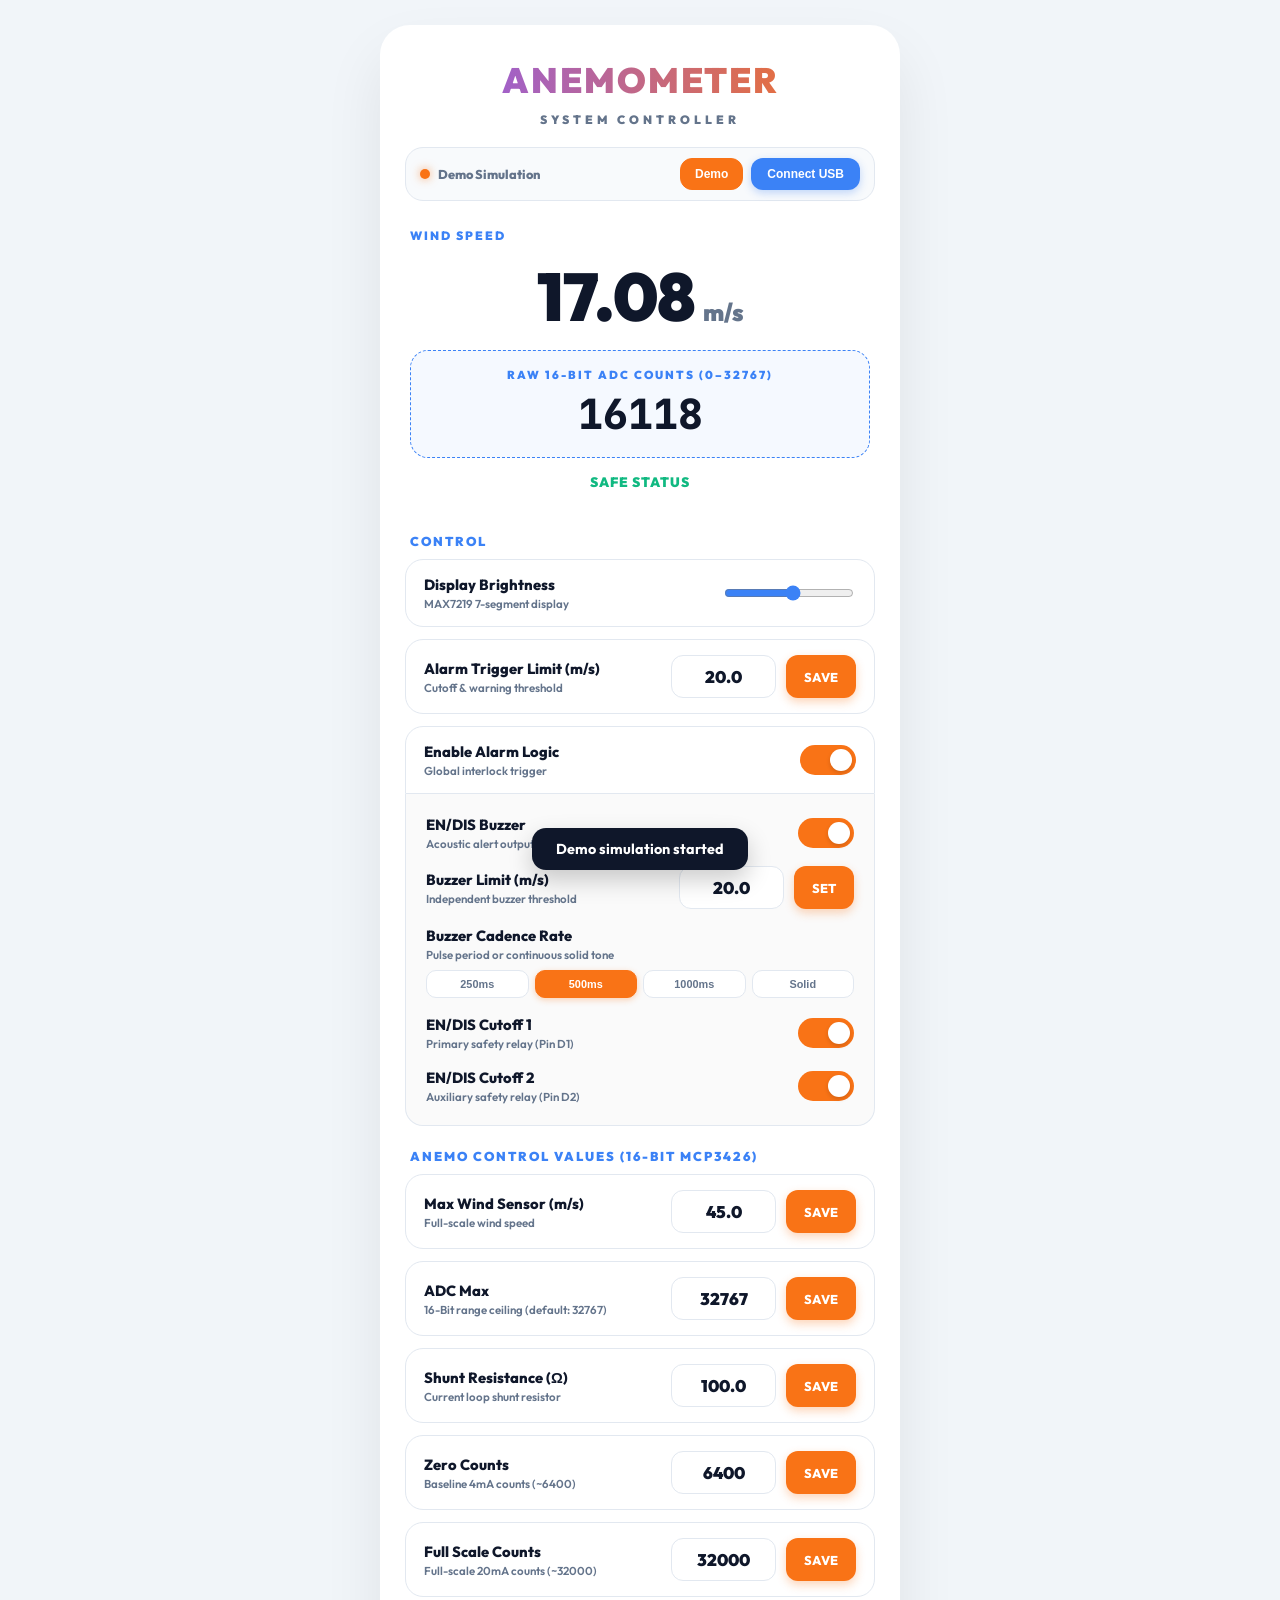
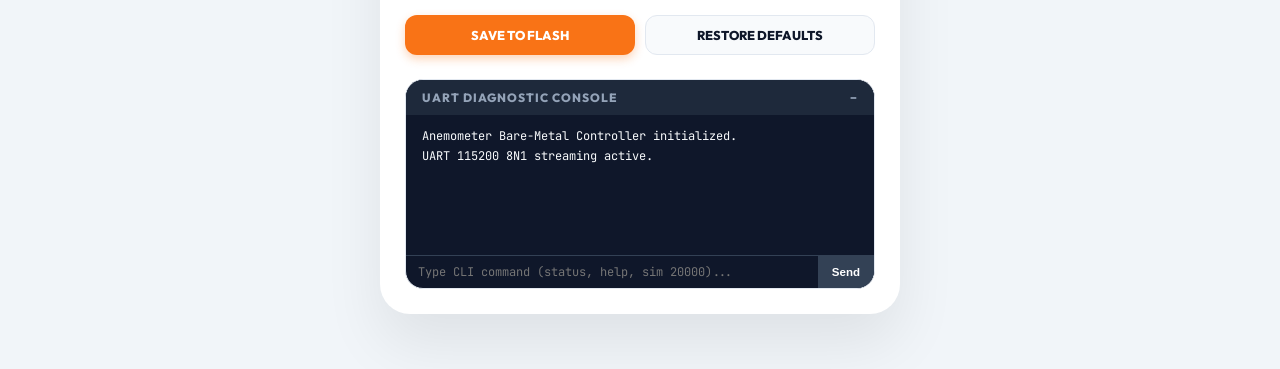
<file: index.html>
<!DOCTYPE html>
<html lang="en">
<head>
  <meta charset="UTF-8">
  <meta name="viewport" content="width=device-width, initial-scale=1.0, maximum-scale=1.0, user-scalable=no">
  <title>Anemometer System - Controller</title>
  <link rel="preconnect" href="https://fonts.googleapis.com">
  <link rel="preconnect" href="https://fonts.gstatic.com" crossorigin>
  <link href="https://fonts.googleapis.com/css2?family=Outfit:wght@400;600;700;800;900&family=JetBrains+Mono:wght@500;700&display=swap" rel="stylesheet">
  <style>
    :root { 
      --primary: #f97316; 
      --bg: #f1f5f9; 
      --card: #ffffff; 
      --text: #0f172a; 
      --dim: #64748b; 
      --border: #e2e8f0; 
      --success: #10b981;
      --danger: #ef4444;
      --blue: #3b82f6;
    }
    * { box-sizing: border-box; -webkit-tap-highlight-color: transparent; }
    body { 
      font-family: 'Outfit', -apple-system, BlinkMacSystemFont, "Segoe UI", Roboto, sans-serif; 
      background: var(--bg); 
      color: var(--text); 
      padding: 15px; 
      margin: 0; 
      min-height: 100vh; 
      overflow-x: hidden; 
    }
    .container { 
      max-width: 520px; 
      margin: 10px auto 40px; 
      background: var(--card); 
      border-radius: 30px; 
      padding: 25px; 
      box-shadow: 0 30px 60px rgba(0,0,0,0.08); 
    }
    
    h1 {
      text-align: center; 
      font-size: 2.2rem; 
      margin: 8px 0 4px;
      color: var(--text); 
      text-transform: uppercase; 
      letter-spacing: 2px; 
      font-weight: 900;
      background: linear-gradient(to right, #8b5cf6, var(--primary)); 
      -webkit-background-clip: text; 
      -webkit-text-fill-color: transparent;
    }
    
    h2 { 
      text-align: center; 
      color: var(--dim); 
      font-size: 0.75rem; 
      font-weight: 900; 
      text-transform: uppercase; 
      letter-spacing: 4px; 
      margin-bottom: 20px; 
    }

    /* Connection Bar (Clean, No Baud Rate Dropdown) */
    .conn-bar {
      display: flex;
      justify-content: space-between;
      align-items: center;
      margin-bottom: 22px;
      padding: 10px 14px;
      background: #f8fafc;
      border-radius: 18px;
      border: 1px solid var(--border);
    }
    .conn-status {
      display: flex;
      align-items: center;
      gap: 8px;
      font-size: 0.8rem;
      font-weight: 800;
      color: var(--dim);
    }
    .status-dot {
      width: 10px;
      height: 10px;
      border-radius: 50%;
      background: #94a3b8;
      display: inline-block;
      transition: 0.3s;
    }
    .status-dot.online { background: var(--success); box-shadow: 0 0 10px rgba(16,185,129,0.6); }
    .status-dot.demo { background: var(--primary); box-shadow: 0 0 10px rgba(249,115,22,0.6); }

    .conn-actions {
      display: flex;
      gap: 8px;
    }
    .btn-conn-subtle {
      padding: 8px 14px;
      border-radius: 12px;
      font-size: 0.75rem;
      font-weight: 800;
      border: 1px solid var(--border);
      background: #fff;
      color: var(--dim);
      cursor: pointer;
      transition: 0.2s;
    }
    .btn-conn-subtle:hover { color: var(--text); border-color: var(--dim); }
    .btn-conn-subtle.active { background: var(--primary); color: #fff; border-color: var(--primary); }

    .btn-conn-main {
      padding: 8px 16px;
      border-radius: 12px;
      font-size: 0.75rem;
      font-weight: 800;
      border: none;
      background: var(--blue);
      color: #fff;
      cursor: pointer;
      box-shadow: 0 3px 8px rgba(59,130,246,0.3);
      transition: 0.2s;
    }
    .btn-conn-main:hover { background: #2563eb; }
    .btn-conn-main.connected { background: var(--danger); box-shadow: 0 3px 8px rgba(239,68,68,0.3); }
    
    .section-title { 
      font-size: 0.8rem; 
      font-weight: 900; 
      color: var(--blue); 
      letter-spacing: 2px; 
      text-transform: uppercase; 
      margin: 22px 0 10px 5px; 
    }

    .wind-section { padding: 5px; margin-bottom: 20px; }
    .wind-label { color: var(--blue); font-size: 0.75rem; font-weight: 900; letter-spacing: 2px; text-transform: uppercase; }
    .wind-val-container { text-align: center; margin: 20px 0; }
    .wind-val { font-size: 4.2rem; font-weight: 900; color: var(--text); line-height: 1; letter-spacing: -1px; }
    .wind-unit { font-size: 1.5rem; font-weight: 900; color: var(--dim); margin-left: 5px; }

    #alarm-status { 
      text-align: center; 
      color: var(--success); 
      font-size: 0.85rem; 
      font-weight: 900; 
      letter-spacing: 1px; 
      text-transform: uppercase; 
      margin-bottom: 15px; 
      transition: 0.3s;
    }

    .card-info { 
      background: rgba(59, 130, 246, 0.05); 
      border-radius: 18px; 
      padding: 16px; 
      margin-bottom: 15px; 
      border: 1px dashed var(--blue); 
      text-align: center;
    }
    .card-info-title { font-size: 0.72rem; font-weight: 900; color: var(--blue); letter-spacing: 2px; text-transform: uppercase; margin-bottom: 5px; }
    .card-info-val { font-size: clamp(2rem, 7vw, 2.6rem); font-weight: 900; color: var(--text); font-family: 'JetBrains Mono', monospace; }

    .row { 
      display: flex; 
      justify-content: space-between; 
      align-items: center; 
      margin-bottom: 12px; 
      background: #fff; 
      padding: 15px 18px; 
      border-radius: 18px; 
      border: 1px solid var(--border); 
      transition: 0.2s; 
    }
    .row.sub-row { background: transparent; border: none; margin-bottom: 5px; padding: 6px 0; }
    
    label { font-size: 0.92rem; font-weight: 800; color: var(--text); flex: 1; }
    .label-hint { font-size: 0.72rem; color: var(--dim); font-weight: 600; display: block; margin-top: 2px; }
    
    input[type="number"] { 
      background: #fff; 
      color: var(--text); 
      padding: 10px 8px; 
      border: 1px solid var(--border); 
      border-radius: 12px; 
      width: 105px; 
      min-width: 90px;
      text-align: center; 
      font-family: 'Outfit', sans-serif; 
      font-weight: 900; 
      font-size: 1.05rem; 
      outline: none; 
      transition: 0.2s;
      -moz-appearance: textfield;
    }
    input[type="number"]::-webkit-outer-spin-button,
    input[type="number"]::-webkit-inner-spin-button {
      -webkit-appearance: none;
      margin: 0;
    }
    input[type="number"]:focus { border-color: var(--primary); }
    
    input[type=range] { width: 130px; accent-color: var(--blue); cursor: pointer; }

    .btn { 
      padding: 11px 18px; 
      border: none; 
      border-radius: 12px; 
      font-weight: 800; 
      cursor: pointer; 
      font-size: 0.8rem; 
      text-transform: uppercase; 
      font-family: 'Outfit', sans-serif; 
      transition: 0.2s; 
      display: inline-flex; 
      align-items: center; 
      justify-content: center; 
    }
    .btn-p { background: var(--primary); color: #fff; box-shadow: 0 4px 10px rgba(249, 115, 22, 0.3); }
    .btn-p:active { transform: scale(0.95); box-shadow: none; }
    .btn-secondary { background: #f8fafc; color: var(--text); border: 1px solid var(--border); }
    .btn-secondary:hover { background: #e2e8f0; }

    /* Segmented Cadence Control */
    .rate-btn-group {
      display: grid;
      grid-template-columns: repeat(4, 1fr);
      gap: 6px;
      margin-top: 8px;
    }
    .rate-btn {
      padding: 7px 2px;
      font-size: 0.68rem;
      font-weight: 800;
      border-radius: 10px;
      border: 1px solid var(--border);
      background: #fff;
      color: var(--dim);
      cursor: pointer;
      text-align: center;
      transition: 0.2s;
    }
    .rate-btn:hover { color: var(--text); border-color: var(--dim); }
    .rate-btn.active {
      background: var(--primary);
      color: #fff;
      border-color: var(--primary);
      box-shadow: 0 2px 6px rgba(249,115,22,0.3);
    }

    .hud-switch { position: relative; display: inline-block; width: 56px; height: 30px; flex: 0 0 56px; margin-left: 15px; }
    .hud-switch input { display: none; }
    .hud-track { position: absolute; inset: 0; background: #e2e8f0; border-radius: 20px; cursor: pointer; transition: 0.3s; }
    .hud-knob { position: absolute; top: 4px; left: 4px; height: 22px; width: 22px; background: white; border-radius: 50%; transition: 0.3s; box-shadow: 0 2px 4px rgba(0,0,0,0.15); }
    .hud-switch input:checked + .hud-track { background: var(--primary); }
    .hud-switch input:checked + .hud-track .hud-knob { transform: translateX(26px); }

    .toast { 
      position: fixed; 
      bottom: 30px; 
      left: 50%; 
      transform: translateX(-50%) translateY(100px); 
      background: var(--text); 
      color: #fff; 
      padding: 12px 24px; 
      border-radius: 14px; 
      font-weight: 700; 
      font-size: 0.9rem;
      z-index: 9999; 
      display: flex; 
      align-items: center; 
      gap: 10px; 
      box-shadow: 0 10px 25px rgba(0,0,0,0.2);
      transition: 0.4s cubic-bezier(0.2, 0.9, 0.3, 1); 
    }
    .toast.show { transform: translateX(-50%) translateY(0); }

    /* Flash Action Bar */
    .flash-actions-bar {
      display: grid;
      grid-template-columns: 1fr 1fr;
      gap: 10px;
      margin-top: 18px;
    }

    /* Terminal Console Drawer */
    .console-drawer {
      margin-top: 24px;
      border: 1px solid var(--border);
      border-radius: 18px;
      overflow: hidden;
      background: #0f172a;
      color: #f8fafc;
    }
    .console-header {
      display: flex;
      justify-content: space-between;
      align-items: center;
      padding: 10px 16px;
      background: #1e293b;
      cursor: pointer;
      font-size: 0.75rem;
      font-weight: 800;
      letter-spacing: 1px;
      text-transform: uppercase;
      color: #94a3b8;
    }
    .console-screen {
      height: 140px;
      overflow-y: auto;
      padding: 12px 16px;
      font-family: 'JetBrains Mono', monospace;
      font-size: 0.75rem;
      line-height: 1.5;
    }
    .console-row { margin-bottom: 2px; word-break: break-all; }
    .console-row.tx { color: #38bdf8; font-weight: 600; }
    .console-row.ok { color: #4ade80; }
    .console-row.err { color: #f87171; }
    .console-input-row {
      display: flex;
      border-top: 1px solid #334155;
    }
    .console-input {
      flex: 1;
      background: transparent;
      border: none;
      outline: none;
      color: #fff;
      padding: 8px 12px;
      font-family: 'JetBrains Mono', monospace;
      font-size: 0.75rem;
    }
    .console-btn-send {
      background: #334155;
      color: #fff;
      border: none;
      padding: 0 14px;
      font-size: 0.72rem;
      font-weight: 800;
      cursor: pointer;
    }
    .console-btn-send:hover { background: #475569; }
  </style>
</head>
<body>
<div class="container">
  <h1>ANEMOMETER</h1>
  <h2>System Controller</h2>

  <!-- Clean Hardware Connection Bar (No Baud Rate Dropdown) -->
  <div class="conn-bar">
    <div class="conn-status">
      <span class="status-dot demo" id="status-dot"></span>
      <span id="status-text">Demo Simulation</span>
    </div>
    <div class="conn-actions">
      <button type="button" class="btn-conn-subtle active" id="btn-toggle-demo" onclick="toggleDemo()">Demo</button>
      <button type="button" class="btn-conn-main" id="btn-connect-usb" onclick="toggleSerial()">Connect USB</button>
    </div>
  </div>

  <!-- Primary Wind Speed Hero Readout -->
  <div class="wind-section">
    <div class="wind-label">WIND SPEED</div>
    <div class="wind-val-container">
      <span class="wind-val" id="live-wind">0.00</span>
      <span class="wind-unit">m/s</span>
    </div>
    <div class="card-info">
      <div class="card-info-title">Raw 16-Bit ADC Counts (0–32767)</div>
      <div class="card-info-val" id="raw-counts">0</div>
    </div>
    <div id="alarm-status">SAFE STATUS</div>
  </div>

  <!-- Primary Controls Section -->
  <div class="section-title">Control</div>
  <div id="set-ui">
    <div class="row">
      <label>Display Brightness <span class="label-hint">MAX7219 7-segment display</span></label>
      <input type="range" min="0" max="15" value="8" id="bright-slider" oninput="quickBright(this.value)" onchange="saveBrightness()">
    </div>

    <div class="row">
      <label>Alarm Trigger Limit (m/s)<span class="label-hint">Cutoff &amp; warning threshold</span></label>
      <div style="display:flex; gap:10px;">
        <input type="number" step="0.1" min="0" max="200" value="20.0" id="limit_input">
        <button class="btn btn-p" onclick="saveAlarmLimit()">SAVE</button>
      </div>
    </div>

    <div class="row" style="margin-bottom:0;" id="limit_row">
      <label>Enable Alarm Logic<span class="label-hint">Global interlock trigger</span></label>
      <label class="hud-switch">
        <input type="checkbox" id="limit_en" onchange="toggleAlarmSettings(); saveToggle('alarm','limit_en','Alarm Logic')" checked>
        <div class="hud-track"><div class="hud-knob"></div></div>
      </label>
    </div>
    
    <div id="alarm-options" style="padding:15px 20px; border-bottom-left-radius:18px; border-bottom-right-radius:18px; border:1px solid var(--border); border-top:none; background:#fafafa; margin-bottom:12px;">
      
      <!-- Audio Buzzer Output -->
      <div class="row sub-row">
        <label>EN/DIS Buzzer<span class="label-hint">Acoustic alert output (Pin D0)</span></label>
        <label class="hud-switch">
          <input type="checkbox" id="buzzer_en" onchange="saveToggle('buzzer','buzzer_en','Buzzer')" checked>
          <div class="hud-track"><div class="hud-knob"></div></div>
        </label>
      </div>

      <!-- Buzzer Wind Limit -->
      <div class="row sub-row" style="padding-top:4px;">
        <label>Buzzer Limit (m/s)<span class="label-hint">Independent buzzer threshold</span></label>
        <div style="display:flex; gap:10px;">
          <input type="number" step="0.1" min="0" max="200" value="20.0" id="buzz_limit_input">
          <button class="btn btn-p" onclick="saveBuzzerLimit()">SET</button>
        </div>
      </div>

      <!-- Buzzer Pulse Rate Cadence Selector -->
      <div class="row sub-row" style="display:flex; flex-direction:column; align-items:flex-start;">
        <label style="width:100%;">Buzzer Cadence Rate<span class="label-hint">Pulse period or continuous solid tone</span></label>
        <div class="rate-btn-group" id="buzzer-rate-group" style="width:100%;">
          <button type="button" class="rate-btn" data-rate="250" onclick="setBuzzerRate(250)">250ms</button>
          <button type="button" class="rate-btn active" data-rate="500" onclick="setBuzzerRate(500)">500ms</button>
          <button type="button" class="rate-btn" data-rate="1000" onclick="setBuzzerRate(1000)">1000ms</button>
          <button type="button" class="rate-btn" data-rate="0" onclick="setBuzzerRate(0)">Solid</button>
        </div>
      </div>

      <!-- Cutoff Relay 1 -->
      <div class="row sub-row">
        <label>EN/DIS Cutoff 1<span class="label-hint">Primary safety relay (Pin D1)</span></label>
        <label class="hud-switch">
          <input type="checkbox" id="cutoff1_en" onchange="saveToggle('cutoff1','cutoff1_en','Cutoff 1')" checked>
          <div class="hud-track"><div class="hud-knob"></div></div>
        </label>
      </div>

      <!-- Cutoff Relay 2 -->
      <div class="row sub-row" style="margin-bottom:0;">
        <label>EN/DIS Cutoff 2<span class="label-hint">Auxiliary safety relay (Pin D2)</span></label>
        <label class="hud-switch">
          <input type="checkbox" id="cutoff2_en" onchange="saveToggle('cutoff2','cutoff2_en','Cutoff 2')" checked>
          <div class="hud-track"><div class="hud-knob"></div></div>
        </label>
      </div>

    </div>
  </div>

  <!-- 16-Bit Calibration Values -->
  <div class="section-title">Anemo Control Values (16-Bit MCP3426)</div>
  <div class="row">
    <label>Max Wind Sensor (m/s)<span class="label-hint">Full-scale wind speed</span></label>
    <div style="display:flex; gap:10px;">
      <input type="number" step="0.1" min="0" max="200" value="45.0" id="max_sensor_input">
      <button class="btn btn-p" onclick="saveMaxWind()">SAVE</button>
    </div>
  </div>
  <div class="row">
    <label>ADC Max<span class="label-hint">16-Bit range ceiling (default: 32767)</span></label>
    <div style="display:flex; gap:10px;">
      <input type="number" step="1" min="1" max="65535" value="32767" id="adc_max_input">
      <button class="btn btn-p" onclick="saveAdcMax()">SAVE</button>
    </div>
  </div>
  <div class="row">
    <label>Shunt Resistance (&Omega;)<span class="label-hint">Current loop shunt resistor</span></label>
    <div style="display:flex; gap:10px;">
      <input type="number" step="0.1" min="0.1" max="10000" value="100.0" id="shunt_input">
      <button class="btn btn-p" onclick="saveShunt()">SAVE</button>
    </div>
  </div>
  <div class="row">
    <label>Zero Counts<span class="label-hint">Baseline 4mA counts (~6400)</span></label>
    <div style="display:flex; gap:10px;">
      <input type="number" step="1" min="0" max="65535" value="6400" id="zero_counts_input">
      <button class="btn btn-p" onclick="saveZeroCounts()">SAVE</button>
    </div>
  </div>
  <div class="row">
    <label>Full Scale Counts<span class="label-hint">Full-scale 20mA counts (~32000)</span></label>
    <div style="display:flex; gap:10px;">
      <input type="number" step="1" min="0" max="65535" value="32000" id="fs_counts_input">
      <button class="btn btn-p" onclick="saveFsCounts()">SAVE</button>
    </div>
  </div>

  <!-- Flash NV Memory & Factory Reset -->
  <div class="flash-actions-bar">
    <button class="btn btn-p" onclick="saveToFlash()" style="width:100%;">Save to Flash</button>
    <button class="btn btn-secondary" onclick="restoreDefaults()" style="width:100%;">Restore Defaults</button>
  </div>

  <!-- Collapsible Diagnostic Terminal Console -->
  <div class="console-drawer">
    <div class="console-header" onclick="toggleConsole()">
      <span>UART Diagnostic Console</span>
      <span id="console-chevron">&minus;</span>
    </div>
    <div id="console-body">
      <div class="console-screen" id="console-screen">
        <div class="console-row">Anemometer Bare-Metal Controller initialized.</div>
        <div class="console-row">UART 115200 8N1 streaming active.</div>
      </div>
      <div class="console-input-row">
        <input type="text" class="console-input" id="console-input" placeholder="Type CLI command (status, help, sim 20000)..." onkeydown="handleConsoleKey(event)">
        <button type="button" class="console-btn-send" onclick="sendConsoleInput()">Send</button>
      </div>
    </div>
  </div>

</div>

<!-- Toast Container -->
<div id="toast" class="toast"><span id="toast-msg">Saved!</span></div>

<script>
// Application State
const AppState = {
  port: null,
  reader: null,
  isConnected: false,
  isDemo: true,
  demoInterval: null,
  buzzerRateMS: 500,
  currentWind: 0.0,
  rawCounts: 6400,
  maxWind: 45.0,
  zeroCounts: 6400,
  fsCounts: 32000
};

// UI Toggles
function toggleAlarmSettings() {
  const isEn = document.getElementById('limit_en').checked;
  const opts = document.getElementById('alarm-options');
  const row = document.getElementById('limit_row');
  if(opts) opts.style.display = isEn ? 'block' : 'none';
  if(row) {
    row.style.borderBottomLeftRadius = isEn ? '0' : '18px';
    row.style.borderBottomRightRadius = isEn ? '0' : '18px';
  }
}

function showToast(msg) { 
  const t = document.getElementById('toast'); 
  document.getElementById('toast-msg').innerText = msg; 
  t.classList.add('show'); 
  setTimeout(() => t.classList.remove('show'), 2800); 
}

function logConsole(msg, type = '') {
  const screen = document.getElementById('console-screen');
  if (!screen) return;
  const row = document.createElement('div');
  row.className = `console-row ${type}`;
  row.textContent = msg;
  screen.appendChild(row);
  screen.scrollTop = screen.scrollHeight;
}

function toggleConsole() {
  const body = document.getElementById('console-body');
  const chevron = document.getElementById('console-chevron');
  if (body.style.display === 'none') {
    body.style.display = 'block';
    chevron.innerHTML = '&minus;';
  } else {
    body.style.display = 'none';
    chevron.innerHTML = '&#43;';
  }
}

// Command Dispatch (Sends over Web Serial USB or Demo simulation)
async function dispatchCommand(cmd, label) {
  const clean = cmd.trim();
  if (!clean) return;

  logConsole(`> ${clean}`, 'tx');

  if (AppState.isConnected && AppState.port && AppState.port.writable) {
    try {
      const encoder = new TextEncoder();
      const writer = AppState.port.writable.getWriter();
      await writer.write(encoder.encode(clean + '\r\n'));
      writer.releaseLock();
      if (label) showToast(label);
    } catch (e) {
      logConsole(`Write error: ${e.message}`, 'err');
    }
  } else if (AppState.isDemo) {
    // Process in simulation engine
    handleSimCommand(clean);
    if (label) showToast(label);
  } else {
    // Fallback: Try HTTP fetch if hosted on web server
    try {
      await fetch(`/cmd?c=${encodeURIComponent(clean)}`);
      if (label) showToast(label);
    } catch(e) {
      if (label) showToast(label);
    }
  }
}

function handleSimCommand(cmd) {
  const parts = cmd.split(/\s+/);
  const op = parts[0].toLowerCase();
  const val = parts[1];

  switch(op) {
    case 'setlimit':
      logConsole(`OK: Wind limit set to ${parseFloat(val).toFixed(2)} m/s`, 'ok');
      break;
    case 'setbuzzlimit':
      logConsole(`OK: Buzzer wind limit set to ${parseFloat(val).toFixed(2)} m/s`, 'ok');
      break;
    case 'setbuzzrate':
      AppState.buzzerRateMS = parseInt(val, 10);
      updateBuzzerRateButtons(AppState.buzzerRateMS);
      logConsole(AppState.buzzerRateMS === 0 ? 'OK: Buzzer rate set to continuous solid tone' : `OK: Buzzer pulse period set to ${val} ms`, 'ok');
      break;
    case 'alarm':
      logConsole(`OK: Master alarm is ${val === '1' ? 'ENABLED' : 'DISABLED'}`, 'ok');
      break;
    case 'buzzer':
      logConsole(`OK: Buzzer is ${val === '1' ? 'ENABLED' : 'DISABLED'}`, 'ok');
      break;
    case 'cutoff1':
      logConsole(`OK: Cutoff 1 is ${val === '1' ? 'ENABLED' : 'DISABLED'}`, 'ok');
      break;
    case 'cutoff2':
      logConsole(`OK: Cutoff 2 is ${val === '1' ? 'ENABLED' : 'DISABLED'}`, 'ok');
      break;
    case 'setbright':
      logConsole(`OK: Brightness set to ${val}`, 'ok');
      break;
    case 'setmax':
      AppState.maxWind = parseFloat(val);
      logConsole(`OK: Max wind rating set to ${val} m/s`, 'ok');
      break;
    case 'setzero':
      AppState.zeroCounts = parseInt(val, 10);
      logConsole(`OK: Zero counts set to ${val}`, 'ok');
      break;
    case 'setfs':
      AppState.fsCounts = parseInt(val, 10);
      logConsole(`OK: FS counts set to ${val}`, 'ok');
      break;
    case 'save':
      logConsole('OK: Calibration committed to NV storage', 'ok');
      break;
    case 'reset':
      document.getElementById('bright-slider').value = 8;
      document.getElementById('limit_input').value = 20.0;
      document.getElementById('buzz_limit_input').value = 20.0;
      document.getElementById('max_sensor_input').value = 45.0;
      document.getElementById('adc_max_input').value = 32767;
      document.getElementById('shunt_input').value = 100.0;
      document.getElementById('zero_counts_input').value = 6400;
      document.getElementById('fs_counts_input').value = 32000;
      setBuzzerRate(500);
      logConsole('OK: Factory defaults restored and saved', 'ok');
      break;
    case 'status':
      logConsole('--- Anemometer System Status ---');
      logConsole(`  Current Wind Speed : ${AppState.currentWind.toFixed(2)} m/s`);
      logConsole(`  Raw ADC Counts     : ${AppState.rawCounts}`);
      logConsole(`  Alarm Limit        : ${document.getElementById('limit_input').value} m/s`);
      logConsole(`  Buzzer Limit       : ${document.getElementById('buzz_limit_input').value} m/s`);
      logConsole(`  Buzzer Pulse Rate  : ${AppState.buzzerRateMS === 0 ? 'CONTINUOUS' : AppState.buzzerRateMS + ' ms'}`);
      break;
    default:
      logConsole(`OK: Command '${op}' processed.`, 'ok');
  }
}

// Value Setters
function quickBright(val) {
  dispatchCommand(`setbright ${val}`);
}

function saveBrightness() {
  const v = document.getElementById('bright-slider').value;
  dispatchCommand(`setbright ${v}`, `Brightness ${v} Saved`);
}

function saveAlarmLimit() {
  const v = document.getElementById('limit_input').value;
  dispatchCommand(`setlimit ${v}`, `Alarm Limit ${v} m/s Saved`);
}

function saveBuzzerLimit() {
  const v = document.getElementById('buzz_limit_input').value;
  dispatchCommand(`setbuzzlimit ${v}`, `Buzzer Limit ${v} m/s Saved`);
}

function setBuzzerRate(rate) {
  AppState.buzzerRateMS = rate;
  updateBuzzerRateButtons(rate);
  const label = rate === 0 ? 'Buzzer Solid Tone' : `Buzzer ${rate}ms Pulse`;
  dispatchCommand(`setbuzzrate ${rate}`, label);
}

function updateBuzzerRateButtons(rate) {
  document.querySelectorAll('#buzzer-rate-group .rate-btn').forEach(btn => {
    const r = parseInt(btn.getAttribute('data-rate'), 10);
    btn.classList.toggle('active', r === rate);
  });
}

function saveMaxWind() {
  const v = document.getElementById('max_sensor_input').value;
  dispatchCommand(`setmax ${v}`, `Max Wind ${v} m/s Saved`);
}

function saveAdcMax() {
  const v = document.getElementById('adc_max_input').value;
  dispatchCommand(`setadcmax ${v}`, `ADC Max ${v} Saved`);
}

function saveShunt() {
  const v = document.getElementById('shunt_input').value;
  dispatchCommand(`setshunt ${v}`, `Shunt ${v} Ohm Saved`);
}

function saveZeroCounts() {
  const v = document.getElementById('zero_counts_input').value;
  dispatchCommand(`setzero ${v}`, `Zero Counts ${v} Saved`);
}

function saveFsCounts() {
  const v = document.getElementById('fs_counts_input').value;
  dispatchCommand(`setfs ${v}`, `FS Counts ${v} Saved`);
}

function saveToggle(cmdName, id, label) {
  const v = document.getElementById(id).checked ? 1 : 0;
  dispatchCommand(`${cmdName} ${v}`, `${label} ${v ? 'Enabled' : 'Disabled'}`);
}

function saveToFlash() {
  dispatchCommand('save', 'Configuration committed to flash');
}

function restoreDefaults() {
  if (confirm('Restore factory default 16-bit calibration values?')) {
    dispatchCommand('reset', 'Factory defaults restored');
  }
}

// Console input handler
function handleConsoleKey(e) {
  if (e.key === 'Enter') sendConsoleInput();
}

function sendConsoleInput() {
  const input = document.getElementById('console-input');
  const text = input.value.trim();
  if (text) {
    dispatchCommand(text);
    input.value = '';
  }
}

// Telemetry updater
function updateTelemetry(wind, raw) {
  AppState.currentWind = wind;
  AppState.rawCounts = raw;

  const liveWind = document.getElementById('live-wind');
  if (liveWind) liveWind.innerText = isNaN(wind) ? "0.00" : wind.toFixed(2);

  const rawCounts = document.getElementById('raw-counts');
  if (rawCounts) rawCounts.innerText = (raw !== undefined) ? raw : 0;

  const limitInput = document.getElementById('limit_input');
  const limit = limitInput ? parseFloat(limitInput.value) : 20.0;
  const limitEn = document.getElementById('limit_en') ? document.getElementById('limit_en').checked : false;

  const statusText = document.getElementById('alarm-status');
  if (statusText) {
    if (limitEn && wind >= limit) {
      statusText.innerText = "ALARM ACTIVE!";
      statusText.style.color = "var(--danger)";
    } else {
      statusText.innerText = "SAFE STATUS";
      statusText.style.color = "var(--success)";
    }
  }
}

// Demo Simulation
function toggleDemo() {
  setDemoMode(!AppState.isDemo);
}

function setDemoMode(enable) {
  AppState.isDemo = enable;
  const btn = document.getElementById('btn-toggle-demo');
  const dot = document.getElementById('status-dot');
  const txt = document.getElementById('status-text');

  if (enable) {
    btn.classList.add('active');
    dot.className = 'status-dot demo';
    txt.textContent = 'Demo Simulation';
    showToast('Demo simulation started');

    let count = 14000;
    let target = 18000;

    if (!AppState.demoInterval) {
      AppState.demoInterval = setInterval(() => {
        if (Math.random() < 0.12) {
          target = 6400 + Math.random() * (AppState.fsCounts - 6400);
        }
        count += (target - count) * 0.14 + (Math.random() - 0.5) * 110;
        const raw = Math.round(Math.max(0, Math.min(32767, count)));
        const span = AppState.fsCounts - AppState.zeroCounts;
        let w = (raw - AppState.zeroCounts) * (AppState.maxWind / span);
        if (w < 0.2) w = 0.0;
        if (w > AppState.maxWind) w = AppState.maxWind;
        updateTelemetry(w, raw);
      }, 250);
    }
  } else {
    btn.classList.remove('active');
    if (!AppState.isConnected) {
      dot.className = 'status-dot';
      txt.textContent = 'Offline';
    }
    clearInterval(AppState.demoInterval);
    AppState.demoInterval = null;
    showToast('Demo simulation paused');
  }
}

// Web Serial Communication (Connects at 115200 baud without selector)
async function toggleSerial() {
  if (AppState.isConnected) {
    await disconnectSerial();
  } else {
    await connectSerial();
  }
}

async function connectSerial() {
  if (!('serial' in navigator)) {
    showToast('Web Serial supported on Chrome & Edge. Using Demo mode.');
    setDemoMode(true);
    return;
  }

  try {
    const baudRate = 115200; // Standard bare-metal baud rate
    AppState.port = await navigator.serial.requestPort();
    await AppState.port.open({ baudRate });

    AppState.isConnected = true;
    if (AppState.isDemo) setDemoMode(false);

    const dot = document.getElementById('status-dot');
    const txt = document.getElementById('status-text');
    const btn = document.getElementById('btn-connect-usb');
    dot.className = 'status-dot online';
    txt.textContent = 'USB Connected';
    btn.textContent = 'Disconnect';
    btn.classList.add('connected');
    showToast('Connected to Anemometer via USB');

    readSerialLoop();
    setTimeout(() => {
      dispatchCommand('status');
      dispatchCommand('stream 1');
    }, 300);

  } catch (err) {
    if (err.name !== 'NotFoundError') {
      showToast(`USB Error: ${err.message}`);
    }
  }
}

async function disconnectSerial() {
  if (AppState.reader) await AppState.reader.cancel();
  if (AppState.port) {
    try { await AppState.port.close(); } catch(e) {}
  }
  AppState.port = null;
  AppState.reader = null;
  AppState.isConnected = false;

  const dot = document.getElementById('status-dot');
  const txt = document.getElementById('status-text');
  const btn = document.getElementById('btn-connect-usb');
  btn.textContent = 'Connect USB';
  btn.classList.remove('connected');

  if (AppState.isDemo) {
    dot.className = 'status-dot demo';
    txt.textContent = 'Demo Simulation';
  } else {
    dot.className = 'status-dot';
    txt.textContent = 'Offline';
  }
  showToast('Serial port disconnected');
}

async function readSerialLoop() {
  const textDecoder = new TextDecoderStream();
  AppState.port.readable.pipeTo(textDecoder.writable);
  const reader = textDecoder.readable.getReader();
  AppState.reader = reader;
  let buffer = '';

  try {
    while (true) {
      const { value, done } = await reader.read();
      if (done) break;
      if (value) {
        buffer += value;
        const lines = buffer.split(/\r?\n/);
        buffer = lines.pop();
        for (const line of lines) {
          const trimmed = line.trim();
          if (trimmed.length > 0) {
            handleSerialMessage(trimmed);
          }
        }
      }
    }
  } catch (err) {
    logConsole(`Read stream error: ${err.message}`, 'err');
  } finally {
    reader.releaseLock();
  }
}

function handleSerialMessage(line) {
  logConsole(line);

  // 1. JSON Telemetry: {"wind":"12.45","raw":"16200"}
  if (line.startsWith('{') && line.endsWith('}')) {
    try {
      const obj = JSON.parse(line);
      if (obj.wind !== undefined) {
        updateTelemetry(parseFloat(obj.wind), parseInt(obj.raw, 10));
      }
    } catch(e) {}
    return;
  }

  // 2. Structured prints
  if (line.includes('Current Wind Speed')) {
    const m = line.match(/:\s*([0-9.]+)/);
    if (m) updateTelemetry(parseFloat(m[1]), AppState.rawCounts);
  }
  if (line.includes('Raw ADC Counts')) {
    const m = line.match(/:\s*([0-9]+)/);
    if (m) updateTelemetry(AppState.currentWind, parseInt(m[1], 10));
  }
  if (line.includes('Display Brightness')) {
    const m = line.match(/:\s*([0-9]+)/);
    if (m) document.getElementById('bright-slider').value = parseInt(m[1], 10);
  }
}

// Initialize on page load
window.addEventListener('DOMContentLoaded', () => {
  toggleAlarmSettings();
  setDemoMode(true);
});
</script>
</body>
</html>
</file>
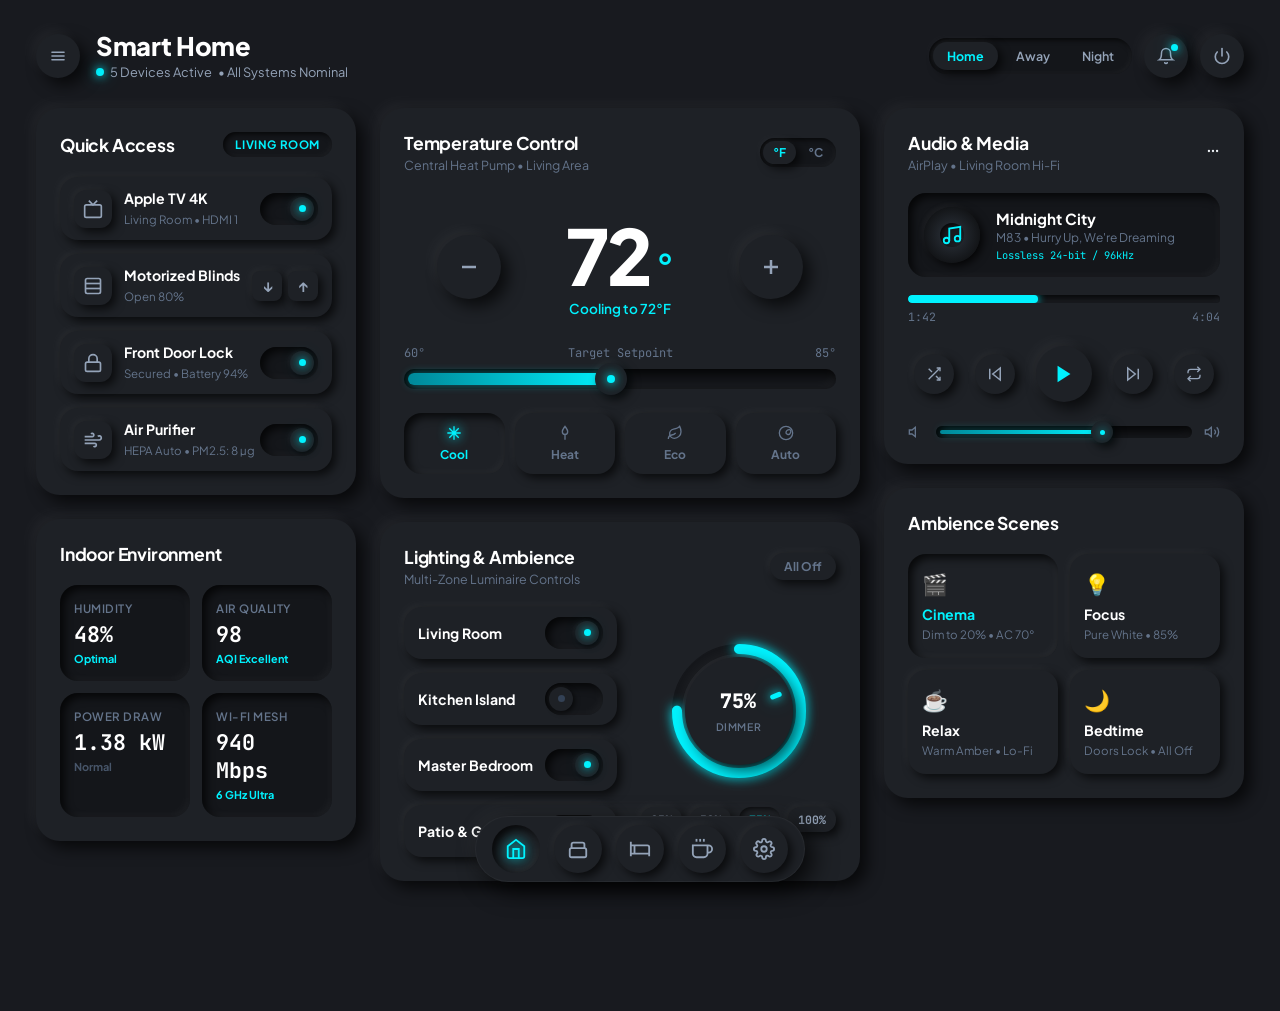
<file: smarthome/index.html>
<!DOCTYPE html>
<html lang="en">
<head>
  <meta charset="UTF-8">
  <meta name="viewport" content="width=device-width, initial-scale=1.0, maximum-scale=1.0, user-scalable=no">
  <title>AeroHome — Neumorphic Smart Home Control</title>
  <meta name="description" content="Tactile dark mode smart home control interface featuring soft UI neumorphism, extruded matte charcoal surfaces, and glowing cyan LED indicators.">
  <link rel="preconnect" href="https://fonts.googleapis.com">
  <link rel="preconnect" href="https://fonts.gstatic.com" crossorigin>
  <link href="https://fonts.googleapis.com/css2?family=Plus+Jakarta+Sans:wght@400;500;600;700;800&family=JetBrains+Mono:wght@400;500;600&display=swap" rel="stylesheet">
  <link rel="stylesheet" href="style.css">
</head>
<body>

  <!-- Toast Notification System -->
  <div id="toast-container" class="toast-container" aria-live="polite"></div>

  <!-- App Shell -->
  <div class="app-container">
    
    <!-- Top Bar -->
    <header class="top-bar">
      <div class="top-bar-left">
        <button type="button" class="neu-btn-circle" id="btn-menu" aria-label="Open Navigation Menu">
          <svg viewBox="0 0 24 24" width="18" height="18" fill="none" stroke="currentColor" stroke-width="2.2" stroke-linecap="round"><line x1="4" y1="7" x2="20" y2="7"/><line x1="4" y1="12" x2="20" y2="12"/><line x1="4" y1="17" x2="20" y2="17"/></svg>
        </button>
        <div class="header-titles">
          <h1 class="app-title">Smart Home</h1>
          <span class="system-status"><span class="led-dot pulse"></span> <span id="txt-active-count">7 Devices Active</span> &bull; All Systems Nominal</span>
        </div>
      </div>

      <div class="top-bar-right">
        <!-- Quick Mode Selector -->
        <div class="mode-pill-group">
          <button type="button" class="neu-pill-btn active" data-scene="home">Home</button>
          <button type="button" class="neu-pill-btn" data-scene="away">Away</button>
          <button type="button" class="neu-pill-btn" data-scene="night">Night</button>
        </div>

        <button type="button" class="neu-btn-circle" id="btn-notifications" aria-label="Notifications">
          <svg viewBox="0 0 24 24" width="18" height="18" fill="none" stroke="currentColor" stroke-width="2" stroke-linecap="round"><path d="M18 8A6 6 0 0 0 6 8c0 7-3 9-3 9h18s-3-2-3-9"/><path d="M13.73 21a2 2 0 0 1-3.46 0"/></svg>
          <span class="notification-indicator"></span>
        </button>

        <button type="button" class="neu-btn-circle" id="btn-master-power" aria-label="Master Power">
          <svg viewBox="0 0 24 24" width="18" height="18" fill="none" stroke="currentColor" stroke-width="2.2" stroke-linecap="round"><path d="M18.36 6.64a9 9 0 1 1-12.73 0"/><line x1="12" y1="2" x2="12" y2="12"/></svg>
        </button>
      </div>
    </header>

    <!-- Main Dashboard Grid -->
    <main class="dashboard-grid">

      <!-- LEFT COLUMN: Quick Devices & Rooms -->
      <section class="grid-column col-left">
        
        <div class="neu-card devices-card">
          <div class="card-header">
            <h2 class="card-title">Quick Access</h2>
            <span class="card-tag">Living Room</span>
          </div>

          <div class="device-list">
            
            <!-- Device 1: Smart TV -->
            <div class="neu-device-row">
              <div class="device-meta">
                <div class="device-icon-box">
                  <svg viewBox="0 0 24 24" width="20" height="20" fill="none" stroke="currentColor" stroke-width="2"><rect x="2" y="7" width="20" height="15" rx="2" ry="2"/><polyline points="17 2 12 7 7 2"/></svg>
                </div>
                <div>
                  <span class="device-name">Apple TV 4K</span>
                  <span class="device-sub">Living Room &bull; HDMI 1</span>
                </div>
              </div>
              <label class="neu-toggle" for="toggle-tv">
                <input type="checkbox" id="toggle-tv" class="toggle-input" checked>
                <span class="toggle-track"><span class="toggle-thumb"><span class="toggle-led"></span></span></span>
              </label>
            </div>

            <!-- Device 2: Smart Blinds -->
            <div class="neu-device-row">
              <div class="device-meta">
                <div class="device-icon-box">
                  <svg viewBox="0 0 24 24" width="20" height="20" fill="none" stroke="currentColor" stroke-width="2"><rect x="3" y="3" width="18" height="18" rx="2"/><line x1="3" y1="9" x2="21" y2="9"/><line x1="3" y1="15" x2="21" y2="15"/></svg>
                </div>
                <div>
                  <span class="device-name">Motorized Blinds</span>
                  <span class="device-sub" id="txt-blinds-status">Open 80%</span>
                </div>
              </div>
              <div class="neu-stepper-duo">
                <button type="button" class="neu-stepper-btn" id="btn-blinds-down" title="Lower Blinds">&darr;</button>
                <button type="button" class="neu-stepper-btn" id="btn-blinds-up" title="Raise Blinds">&uarr;</button>
              </div>
            </div>

            <!-- Device 3: Smart Lock -->
            <div class="neu-device-row">
              <div class="device-meta">
                <div class="device-icon-box" id="icon-lock">
                  <svg viewBox="0 0 24 24" width="20" height="20" fill="none" stroke="currentColor" stroke-width="2"><rect x="3" y="11" width="18" height="11" rx="2" ry="2"/><path d="M7 11V7a5 5 0 0 1 10 0v4"/></svg>
                </div>
                <div>
                  <span class="device-name">Front Door Lock</span>
                  <span class="device-sub" id="txt-lock-status">Secured &bull; Battery 94%</span>
                </div>
              </div>
              <label class="neu-toggle" for="toggle-lock">
                <input type="checkbox" id="toggle-lock" class="toggle-input" checked>
                <span class="toggle-track"><span class="toggle-thumb"><span class="toggle-led"></span></span></span>
              </label>
            </div>

            <!-- Device 4: Air Purifier -->
            <div class="neu-device-row">
              <div class="device-meta">
                <div class="device-icon-box">
                  <svg viewBox="0 0 24 24" width="20" height="20" fill="none" stroke="currentColor" stroke-width="2"><path d="M9.59 4.59A2 2 0 1 1 11 8H2m10.59 11.41A2 2 0 1 0 14 16H2m15.73-8.27A2.5 2.5 0 1 1 19.5 12H2"/></svg>
                </div>
                <div>
                  <span class="device-name">Air Purifier</span>
                  <span class="device-sub">HEPA Auto &bull; PM2.5: 8 &micro;g</span>
                </div>
              </div>
              <label class="neu-toggle" for="toggle-purifier">
                <input type="checkbox" id="toggle-purifier" class="toggle-input" checked>
                <span class="toggle-track"><span class="toggle-thumb"><span class="toggle-led"></span></span></span>
              </label>
            </div>

          </div>
        </div>

        <!-- Ambient Environmental Status Card -->
        <div class="neu-card metrics-card">
          <div class="card-header">
            <h2 class="card-title">Indoor Environment</h2>
          </div>
          <div class="metric-tiles-grid">
            <div class="neu-sunken-tile">
              <span class="tile-label">Humidity</span>
              <span class="tile-val" id="val-humidity">48%</span>
              <span class="tile-badge cyan">Optimal</span>
            </div>
            <div class="neu-sunken-tile">
              <span class="tile-label">Air Quality</span>
              <span class="tile-val">98</span>
              <span class="tile-badge cyan">AQI Excellent</span>
            </div>
            <div class="neu-sunken-tile">
              <span class="tile-label">Power Draw</span>
              <span class="tile-val" id="val-power">1.38 kW</span>
              <span class="tile-badge">Normal</span>
            </div>
            <div class="neu-sunken-tile">
              <span class="tile-label">Wi-Fi Mesh</span>
              <span class="tile-val">940 Mbps</span>
              <span class="tile-badge cyan">6 GHz Ultra</span>
            </div>
          </div>
        </div>

      </section>

      <!-- CENTER COLUMN: Primary Controls (Climate & Lighting) -->
      <section class="grid-column col-center">
        
        <!-- Climate & Thermostat Card -->
        <div class="neu-card climate-card">
          <div class="card-header">
            <div>
              <h2 class="card-title">Temperature Control</h2>
              <span class="card-sub">Central Heat Pump &bull; Living Area</span>
            </div>
            <div class="temp-unit-toggle">
              <button type="button" class="unit-btn active" id="btn-deg-f">&deg;F</button>
              <button type="button" class="unit-btn" id="btn-deg-c">&deg;C</button>
            </div>
          </div>

          <div class="climate-body">
            <!-- Stepper Minus -->
            <button type="button" class="neu-btn-circular-stepper" id="btn-temp-minus" aria-label="Decrease Temperature">
              <svg viewBox="0 0 24 24" width="24" height="24" fill="none" stroke="currentColor" stroke-width="2.5"><line x1="5" y1="12" x2="19" y2="12"/></svg>
            </button>

            <!-- Big Temperature Hero Readout -->
            <div class="temperature-hero">
              <span class="temp-number" id="txt-temperature">72</span>
              <span class="temp-degree">&deg;</span>
              <span class="temp-mode-sub" id="txt-climate-mode">Cooling to 72&deg;F</span>
            </div>

            <!-- Stepper Plus -->
            <button type="button" class="neu-btn-circular-stepper" id="btn-temp-plus" aria-label="Increase Temperature">
              <svg viewBox="0 0 24 24" width="24" height="24" fill="none" stroke="currentColor" stroke-width="2.5"><line x1="12" y1="5" x2="12" y2="19"/><line x1="5" y1="12" x2="19" y2="12"/></svg>
            </button>
          </div>

          <!-- Tactile Sunken Temperature Slider -->
          <div class="slider-container">
            <div class="slider-meta">
              <span>60&deg;</span>
              <span id="slider-target-label">Target Setpoint</span>
              <span>85&deg;</span>
            </div>
            <div class="neu-slider-track" id="temp-slider-track">
              <div class="neu-slider-fill" id="temp-slider-fill" style="width: 48%;"></div>
              <div class="neu-slider-thumb" id="temp-slider-thumb" style="left: 48%;">
                <span class="thumb-led"></span>
              </div>
            </div>
          </div>

          <!-- HVAC Mode Chips -->
          <div class="hvac-modes">
            <button type="button" class="neu-chip-btn active" data-hvac="cool">
              <svg viewBox="0 0 24 24" width="16" height="16" fill="none" stroke="currentColor" stroke-width="2"><path d="M12 2v20M2 12h20M4.93 4.93l14.14 14.14M4.93 19.07l14.14-14.14"/></svg>
              <span>Cool</span>
            </button>
            <button type="button" class="neu-chip-btn" data-hvac="heat">
              <svg viewBox="0 0 24 24" width="16" height="16" fill="none" stroke="currentColor" stroke-width="2"><path d="M12 2c2 3 4 5 4 8a4 4 0 0 1-8 0c0-3 2-5 4-8z"/><path d="M12 14v8"/></svg>
              <span>Heat</span>
            </button>
            <button type="button" class="neu-chip-btn" data-hvac="eco">
              <svg viewBox="0 0 24 24" width="16" height="16" fill="none" stroke="currentColor" stroke-width="2"><path d="M11 20A7 7 0 0 1 9.8 6.1C15.5 5 17 4.48 19 2c1 2 2 4.18 2 8 0 5.5-4.78 10-10 10Z"/><path d="M2 21c0-3 1.85-5.36 5.08-6C9.5 14.52 12 13 13 12"/></svg>
              <span>Eco</span>
            </button>
            <button type="button" class="neu-chip-btn" data-hvac="fan">
              <svg viewBox="0 0 24 24" width="16" height="16" fill="none" stroke="currentColor" stroke-width="2"><circle cx="12" cy="12" r="10"/><path d="M12 12c0-3 2.5-5 5-5s3 3 1 6-6 0-6-1z"/></svg>
              <span>Auto</span>
            </button>
          </div>
        </div>

        <!-- Lighting & Dimmer Card -->
        <div class="neu-card lighting-card">
          <div class="card-header">
            <div>
              <h2 class="card-title">Lighting &amp; Ambience</h2>
              <span class="card-sub">Multi-Zone Luminaire Controls</span>
            </div>
            <button type="button" class="neu-pill-btn-sm" id="btn-lights-all">All Off</button>
          </div>

          <div class="lighting-layout">
            
            <!-- Room Lights Switch Stack -->
            <div class="light-switch-stack">
              <div class="light-row">
                <span class="light-room-name">Living Room</span>
                <label class="neu-toggle" for="toggle-light-living">
                  <input type="checkbox" id="toggle-light-living" class="toggle-input" checked>
                  <span class="toggle-track"><span class="toggle-thumb"><span class="toggle-led"></span></span></span>
                </label>
              </div>

              <div class="light-row">
                <span class="light-room-name">Kitchen Island</span>
                <label class="neu-toggle" for="toggle-light-kitchen">
                  <input type="checkbox" id="toggle-light-kitchen" class="toggle-input">
                  <span class="toggle-track"><span class="toggle-thumb"><span class="toggle-led"></span></span></span>
                </label>
              </div>

              <div class="light-row">
                <span class="light-room-name">Master Bedroom</span>
                <label class="neu-toggle" for="toggle-light-bed">
                  <input type="checkbox" id="toggle-light-bed" class="toggle-input" checked>
                  <span class="toggle-track"><span class="toggle-thumb"><span class="toggle-led"></span></span></span>
                </label>
              </div>

              <div class="light-row">
                <span class="light-room-name">Patio &amp; Garden</span>
                <label class="neu-toggle" for="toggle-light-patio">
                  <input type="checkbox" id="toggle-light-patio" class="toggle-input">
                  <span class="toggle-track"><span class="toggle-thumb"><span class="toggle-led"></span></span></span>
                </label>
              </div>
            </div>

            <!-- Rotary Dimmer Dial -->
            <div class="rotary-dimmer-wrap">
              <div class="rotary-dial" id="rotary-dial">
                <!-- SVG Glow Track -->
                <svg class="rotary-svg" viewBox="0 0 160 160">
                  <circle class="dial-bg-arc" cx="80" cy="80" r="62"/>
                  <circle class="dial-glow-arc" id="dial-glow-arc" cx="80" cy="80" r="62"/>
                </svg>

                <!-- Extruded Center Knob -->
                <div class="rotary-knob" id="rotary-knob">
                  <div class="knob-bezel">
                    <span class="knob-notch" id="knob-notch"></span>
                  </div>
                  <div class="knob-readout">
                    <span class="dim-pct" id="val-dim-pct">75%</span>
                    <span class="dim-label">Dimmer</span>
                  </div>
                </div>
              </div>

              <div class="rotary-presets">
                <button type="button" class="neu-preset-btn" data-dim="25">25%</button>
                <button type="button" class="neu-preset-btn" data-dim="50">50%</button>
                <button type="button" class="neu-preset-btn active" data-dim="75">75%</button>
                <button type="button" class="neu-preset-btn" data-dim="100">100%</button>
              </div>
            </div>

          </div>
        </div>

      </section>

      <!-- RIGHT COLUMN: Entertainment, Scenes & System -->
      <section class="grid-column col-right">
        
        <!-- Media / Music Player Card -->
        <div class="neu-card music-card">
          <div class="card-header">
            <div>
              <h2 class="card-title">Audio &amp; Media</h2>
              <span class="card-sub">AirPlay &bull; Living Room Hi-Fi</span>
            </div>
            <button type="button" class="neu-btn-circle-sm" id="btn-audio-more" aria-label="Audio Options">
              <svg viewBox="0 0 24 24" width="14" height="14" fill="currentColor"><circle cx="5" cy="12" r="2"/><circle cx="12" cy="12" r="2"/><circle cx="19" cy="12" r="2"/></svg>
            </button>
          </div>

          <div class="media-body">
            <!-- Simulated Album Vinyl / Art Display -->
            <div class="album-art-sunken">
              <div class="album-vinyl-groove" id="vinyl-disc">
                <div class="vinyl-center-art">
                  <svg viewBox="0 0 24 24" width="22" height="22" fill="none" stroke="#00f2fe" stroke-width="2"><path d="M9 18V5l12-2v13"/><circle cx="6" cy="18" r="3"/><circle cx="18" cy="16" r="3"/></svg>
                </div>
              </div>
              <div class="track-details">
                <span class="track-title" id="track-title">Midnight City</span>
                <span class="track-artist" id="track-artist">M83 &bull; Hurry Up, We're Dreaming</span>
                <span class="track-codec">Lossless 24-bit / 96kHz</span>
              </div>
            </div>

            <!-- Track Progress Bar -->
            <div class="track-timeline">
              <div class="neu-progress-sunken" id="music-progress-bar">
                <div class="neu-progress-fill" id="music-progress-fill" style="width: 42%;"></div>
              </div>
              <div class="time-row">
                <span id="txt-time-cur">1:42</span>
                <span id="txt-time-dur">4:04</span>
              </div>
            </div>

            <!-- Extruded Media Transport Controls -->
            <div class="media-transport">
              <button type="button" class="neu-btn-transport" id="btn-shuffle" title="Shuffle">
                <svg viewBox="0 0 24 24" width="16" height="16" fill="none" stroke="currentColor" stroke-width="2"><polyline points="16 3 21 3 21 8"/><line x1="4" y1="20" x2="21" y2="3"/><polyline points="21 16 21 21 16 21"/><line x1="15" y1="15" x2="21" y2="21"/><line x1="4" y1="4" x2="9" y2="9"/></svg>
              </button>

              <button type="button" class="neu-btn-transport" id="btn-prev-track" title="Previous Track">
                <svg viewBox="0 0 24 24" width="18" height="18" fill="none" stroke="currentColor" stroke-width="2"><polygon points="19 20 9 12 19 4 19 20"/><line x1="5" y1="19" x2="5" y2="5"/></svg>
              </button>

              <button type="button" class="neu-btn-transport-play" id="btn-play-pause" title="Play / Pause">
                <svg viewBox="0 0 24 24" width="22" height="22" fill="currentColor" id="icon-play-state"><polygon points="5 3 19 12 5 21 5 3"/></svg>
              </button>

              <button type="button" class="neu-btn-transport" id="btn-next-track" title="Next Track">
                <svg viewBox="0 0 24 24" width="18" height="18" fill="none" stroke="currentColor" stroke-width="2"><polygon points="5 4 15 12 5 20 5 4"/><line x1="19" y1="5" x2="19" y2="19"/></svg>
              </button>

              <button type="button" class="neu-btn-transport" id="btn-repeat" title="Repeat">
                <svg viewBox="0 0 24 24" width="16" height="16" fill="none" stroke="currentColor" stroke-width="2"><polyline points="17 1 21 5 17 9"/><path d="M3 11V9a4 4 0 0 1 4-4h14"/><polyline points="7 23 3 19 7 15"/><path d="M21 13v2a4 4 0 0 1-4 4H3"/></svg>
              </button>
            </div>

            <!-- Volume Sunken Slider -->
            <div class="volume-row">
              <svg viewBox="0 0 24 24" width="16" height="16" fill="none" stroke="currentColor" stroke-width="2"><polygon points="11 5 6 9 2 9 2 15 6 15 11 19 11 5"/></svg>
              <div class="neu-slider-track volume-track" id="vol-slider-track">
                <div class="neu-slider-fill" id="vol-slider-fill" style="width: 65%;"></div>
                <div class="neu-slider-thumb" id="vol-slider-thumb" style="left: 65%;">
                  <span class="thumb-led"></span>
                </div>
              </div>
              <svg viewBox="0 0 24 24" width="16" height="16" fill="none" stroke="currentColor" stroke-width="2"><polygon points="11 5 6 9 2 9 2 15 6 15 11 19 11 5"/><path d="M15.54 8.46a5 5 0 0 1 0 7.07M19.07 4.93a10 10 0 0 1 0 14.14"/></svg>
            </div>

          </div>
        </div>

        <!-- Quick Scene Launcher Card -->
        <div class="neu-card scenes-card">
          <div class="card-header">
            <h2 class="card-title">Ambience Scenes</h2>
          </div>
          <div class="scene-buttons-grid">
            <button type="button" class="neu-scene-tile active" data-scene-trigger="cinema">
              <span class="scene-icon">🎬</span>
              <span class="scene-title">Cinema</span>
              <span class="scene-desc">Dim to 20% &bull; AC 70&deg;</span>
            </button>
            <button type="button" class="neu-scene-tile" data-scene-trigger="focus">
              <span class="scene-icon">💡</span>
              <span class="scene-title">Focus</span>
              <span class="scene-desc">Pure White &bull; 85%</span>
            </button>
            <button type="button" class="neu-scene-tile" data-scene-trigger="relax">
              <span class="scene-icon">☕</span>
              <span class="scene-title">Relax</span>
              <span class="scene-desc">Warm Amber &bull; Lo-Fi</span>
            </button>
            <button type="button" class="neu-scene-tile" data-scene-trigger="bedtime">
              <span class="scene-icon">🌙</span>
              <span class="scene-title">Bedtime</span>
              <span class="scene-desc">Doors Lock &bull; All Off</span>
            </button>
          </div>
        </div>

      </section>

    </main>

    <!-- Bottom Fixed Neumorphic Dock / Navigation -->
    <nav class="neu-bottom-dock" aria-label="Room Navigation">
      <div class="dock-inner">
        <button type="button" class="dock-btn active" data-room="all" aria-label="Dashboard Overview">
          <svg viewBox="0 0 24 24" width="22" height="22" fill="none" stroke="currentColor" stroke-width="2"><path d="M3 9l9-7 9 7v11a2 2 0 0 1-2 2H5a2 2 0 0 1-2-2z"/><polyline points="9 22 9 12 15 12 15 22"/></svg>
          <span class="dock-tooltip">Overview</span>
        </button>
        <button type="button" class="dock-btn" data-room="living" aria-label="Living Room">
          <svg viewBox="0 0 24 24" width="22" height="22" fill="none" stroke="currentColor" stroke-width="2"><rect x="3" y="11" width="18" height="10" rx="2"/><path d="M5 11V7a2 2 0 0 1 2-2h10a2 2 0 0 1 2 2v4"/></svg>
          <span class="dock-tooltip">Living</span>
        </button>
        <button type="button" class="dock-btn" data-room="bed" aria-label="Master Bedroom">
          <svg viewBox="0 0 24 24" width="22" height="22" fill="none" stroke="currentColor" stroke-width="2"><path d="M2 4v16M2 8h18a2 2 0 0 1 2 2v10M2 17h20M6 8v9"/></svg>
          <span class="dock-tooltip">Bedroom</span>
        </button>
        <button type="button" class="dock-btn" data-room="kitchen" aria-label="Kitchen">
          <svg viewBox="0 0 24 24" width="22" height="22" fill="none" stroke="currentColor" stroke-width="2"><path d="M18 8h1a4 4 0 0 1 0 8h-1M2 8h16v9a4 4 0 0 1-4 4H6a4 4 0 0 1-4-4V8z"/><line x1="6" y1="1" x2="6" y2="4"/><line x1="10" y1="1" x2="10" y2="4"/><line x1="14" y1="1" x2="14" y2="4"/></svg>
          <span class="dock-tooltip">Kitchen</span>
        </button>
        <button type="button" class="dock-btn" data-room="settings" aria-label="System Settings">
          <svg viewBox="0 0 24 24" width="22" height="22" fill="none" stroke="currentColor" stroke-width="2"><circle cx="12" cy="12" r="3"/><path d="M19.4 15a1.65 1.65 0 0 0 .33 1.82l.06.06a2 2 0 1 1-2.83 2.83l-.06-.06a1.65 1.65 0 0 0-1.82-.33 1.65 1.65 0 0 0-1 1.51V21a2 2 0 1 1-4 0v-.09A1.65 1.65 0 0 0 9 19.4a1.65 1.65 0 0 0-1.82.33l-.06.06a2 2 0 1 1-2.83-2.83l.06-.06a1.65 1.65 0 0 0 .33-1.82 1.65 1.65 0 0 0-1.51-1H3a2 2 0 1 1 0-4h.09A1.65 1.65 0 0 0 4.6 9a1.65 1.65 0 0 0-.33-1.82l-.06-.06a2 2 0 1 1 2.83-2.83l.06.06a1.65 1.65 0 0 0 1.82.33H9a1.65 1.65 0 0 0 1-1.51V3a2 2 0 1 1 4 0v.09a1.65 1.65 0 0 0 1 1.51 1.65 1.65 0 0 0 1.82-.33l.06-.06a2 2 0 1 1 2.83 2.83l-.06.06a1.65 1.65 0 0 0-.33 1.82V9a1.65 1.65 0 0 0 1.51 1H21a2 2 0 1 1 0 4h-.09a1.65 1.65 0 0 0-1.51 1z"/></svg>
          <span class="dock-tooltip">Settings</span>
        </button>
      </div>
    </nav>

  </div>

  <script src="app.js"></script>
</body>
</html>
</file>
<file: smarthome/style.css>
/**
 * ══════════════════════════════════════════════════════════════════
 *  AeroHome — Neumorphic Soft UI Design System (Pure Vanilla CSS)
 *  Extruded Matte Dark Charcoal Surfaces & Glowing Cyan LED Accents
 * ══════════════════════════════════════════════════════════════════
 */

:root {
  /* Matte Charcoal Color Palette */
  --bg-app: #181a1f;
  --bg-surface: #1e2126;
  --bg-surface-elevated: #20242a;
  --bg-surface-sunken: #14161a;
  
  /* Dual Neumorphic Shadows for Extruded Elements */
  --neu-dark: rgba(0, 0, 0, 0.68);
  --neu-light: rgba(255, 255, 255, 0.045);
  
  --shadow-extruded: 7px 7px 16px var(--neu-dark), -6px -6px 14px var(--neu-light);
  --shadow-extruded-sm: 4px 4px 10px var(--neu-dark), -3px -3px 8px var(--neu-light);
  --shadow-extruded-lg: 10px 10px 24px var(--neu-dark), -8px -8px 20px var(--neu-light);
  
  /* Dual Neumorphic Inset Shadows for Concave / Sunken Wells */
  --shadow-sunken: inset 4px 4px 8px rgba(0, 0, 0, 0.75), inset -3px -3px 7px rgba(255, 255, 255, 0.04);
  --shadow-sunken-deep: inset 5px 5px 12px rgba(0, 0, 0, 0.85), inset -4px -4px 9px rgba(255, 255, 255, 0.035);
  --shadow-sunken-sm: inset 2px 2px 5px rgba(0, 0, 0, 0.7), inset -2px -2px 5px rgba(255, 255, 255, 0.04);

  /* Glowing Cyan Status System */
  --cyan-primary: #00f2fe;
  --cyan-glow: 0 0 10px #00f2fe, 0 0 20px rgba(0, 242, 254, 0.45);
  --cyan-subtle: rgba(0, 242, 254, 0.12);
  --cyan-border: rgba(0, 242, 254, 0.35);

  /* Typography Colors */
  --text-main: #f1f5f9;
  --text-secondary: #94a3b8;
  --text-muted: #64748b;
  --text-dim: #475569;

  /* Font Families */
  --font-sans: 'Plus Jakarta Sans', -apple-system, BlinkMacSystemFont, 'Segoe UI', Roboto, sans-serif;
  --font-mono: 'JetBrains Mono', monospace;

  /* Radii */
  --radius-xs: 8px;
  --radius-sm: 12px;
  --radius-md: 18px;
  --radius-lg: 24px;
  --radius-full: 9999px;

  /* Transitions */
  --ease-tactile: cubic-bezier(0.25, 1, 0.5, 1);
  --transition-fast: all 0.18s var(--ease-tactile);
  --transition-smooth: all 0.28s var(--ease-tactile);
}

/* ══════════════════════════════════════════
 *  Global Resets & Base
 * ══════════════════════════════════════════ */
*, *::before, *::after {
  box-sizing: border-box;
  margin: 0;
  padding: 0;
  -webkit-font-smoothing: antialiased;
  -moz-osx-font-smoothing: grayscale;
}

body {
  font-family: var(--font-sans);
  background-color: var(--bg-app);
  color: var(--text-main);
  min-height: 100vh;
  overflow-x: hidden;
  padding-bottom: 90px; /* Space for bottom dock on mobile */
  user-select: none;
}

button {
  font-family: inherit;
  color: inherit;
  cursor: pointer;
  border: none;
  outline: none;
  background: transparent;
}

/* ══════════════════════════════════════════
 *  Toast Notifications
 * ══════════════════════════════════════════ */
.toast-container {
  position: fixed;
  top: 24px;
  right: 24px;
  display: flex;
  flex-direction: column;
  gap: 12px;
  z-index: 9999;
  pointer-events: none;
}

.toast {
  pointer-events: auto;
  background: var(--bg-surface-elevated);
  border: 1px solid rgba(255, 255, 255, 0.08);
  box-shadow: var(--shadow-extruded);
  border-radius: var(--radius-sm);
  padding: 12px 18px;
  font-size: 0.85rem;
  font-weight: 600;
  color: var(--text-main);
  display: flex;
  align-items: center;
  gap: 10px;
  animation: toastIn 0.3s cubic-bezier(0.2, 0.9, 0.3, 1) forwards;
}

.toast::before {
  content: '';
  width: 8px;
  height: 8px;
  border-radius: 50%;
  background: var(--cyan-primary);
  box-shadow: var(--cyan-glow);
}

@keyframes toastIn {
  from { opacity: 0; transform: translateY(-16px) scale(0.96); }
  to { opacity: 1; transform: translateY(0) scale(1); }
}

/* ══════════════════════════════════════════
 *  App Shell Layout
 * ══════════════════════════════════════════ */
.app-container {
  max-width: 1400px;
  margin: 0 auto;
  padding: 24px 20px;
}

@media (min-width: 768px) {
  .app-container {
    padding: 32px 36px 40px 36px;
  }
}

/* ══════════════════════════════════════════
 *  Top Navigation Bar
 * ══════════════════════════════════════════ */
.top-bar {
  display: flex;
  align-items: center;
  justify-content: space-between;
  margin-bottom: 28px;
  gap: 16px;
}

.top-bar-left {
  display: flex;
  align-items: center;
  gap: 16px;
}

.header-titles {
  display: flex;
  flex-direction: column;
}

.app-title {
  font-size: 1.6rem;
  font-weight: 800;
  letter-spacing: -0.5px;
  color: #fff;
  line-height: 1.1;
}

.system-status {
  font-size: 0.8rem;
  color: var(--text-secondary);
  display: flex;
  align-items: center;
  gap: 6px;
  margin-top: 4px;
}

.led-dot {
  width: 8px;
  height: 8px;
  border-radius: 50%;
  background-color: var(--cyan-primary);
  box-shadow: var(--cyan-glow);
  display: inline-block;
}

.led-dot.pulse {
  animation: pulseLed 2.2s infinite ease-in-out;
}

@keyframes pulseLed {
  0%, 100% { opacity: 1; transform: scale(1); }
  50% { opacity: 0.55; transform: scale(0.9); }
}

.top-bar-right {
  display: flex;
  align-items: center;
  gap: 12px;
}

/* Mode Pill Group */
.mode-pill-group {
  display: none;
  background: var(--bg-surface-sunken);
  box-shadow: var(--shadow-sunken-sm);
  padding: 4px;
  border-radius: var(--radius-full);
  gap: 4px;
}

@media (min-width: 640px) {
  .mode-pill-group {
    display: flex;
  }
}

.neu-pill-btn {
  padding: 6px 14px;
  font-size: 0.78rem;
  font-weight: 600;
  border-radius: var(--radius-full);
  color: var(--text-secondary);
  transition: var(--transition-fast);
}

.neu-pill-btn.active {
  background: var(--bg-surface);
  box-shadow: var(--shadow-extruded-sm);
  color: var(--cyan-primary);
  font-weight: 700;
}

/* Circular Extruded Button */
.neu-btn-circle {
  width: 44px;
  height: 44px;
  border-radius: 50%;
  background: var(--bg-surface);
  box-shadow: var(--shadow-extruded);
  display: flex;
  align-items: center;
  justify-content: center;
  color: var(--text-secondary);
  position: relative;
  transition: var(--transition-fast);
}

.neu-btn-circle:hover {
  color: #fff;
  box-shadow: 8px 8px 18px var(--neu-dark), -7px -7px 16px var(--neu-light);
}

.neu-btn-circle:active {
  box-shadow: var(--shadow-sunken);
  transform: translateY(1px);
  color: var(--cyan-primary);
}

.notification-indicator {
  position: absolute;
  top: 10px;
  right: 10px;
  width: 7px;
  height: 7px;
  border-radius: 50%;
  background: var(--cyan-primary);
  box-shadow: var(--cyan-glow);
}

/* ══════════════════════════════════════════
 *  Dashboard Multi-Column Grid
 * ══════════════════════════════════════════ */
.dashboard-grid {
  display: grid;
  grid-template-columns: 1fr;
  gap: 24px;
}

@media (min-width: 900px) {
  .dashboard-grid {
    grid-template-columns: 310px 1fr;
  }
  .col-right {
    grid-column: 1 / -1;
    display: grid;
    grid-template-columns: 1fr 1fr;
    gap: 24px;
  }
}

@media (min-width: 1200px) {
  .dashboard-grid {
    grid-template-columns: 320px 1.35fr 360px;
  }
  .col-right {
    grid-column: auto;
    display: flex;
    flex-direction: column;
    gap: 24px;
  }
}

.grid-column {
  display: flex;
  flex-direction: column;
  gap: 24px;
}

/* ══════════════════════════════════════════
 *  Neumorphic Cards
 * ══════════════════════════════════════════ */
.neu-card {
  background: var(--bg-surface);
  box-shadow: var(--shadow-extruded);
  border-radius: var(--radius-lg);
  padding: 24px;
  position: relative;
  transition: var(--transition-smooth);
}

.card-header {
  display: flex;
  align-items: center;
  justify-content: space-between;
  margin-bottom: 20px;
}

.card-title {
  font-size: 1.1rem;
  font-weight: 700;
  color: #fff;
  letter-spacing: -0.2px;
}

.card-sub {
  font-size: 0.78rem;
  color: var(--text-muted);
  display: block;
  margin-top: 3px;
}

.card-tag {
  font-size: 0.72rem;
  font-weight: 700;
  text-transform: uppercase;
  letter-spacing: 0.6px;
  color: var(--cyan-primary);
  background: var(--bg-surface-sunken);
  box-shadow: var(--shadow-sunken-sm);
  padding: 5px 12px;
  border-radius: var(--radius-full);
}

.neu-pill-btn-sm {
  font-size: 0.75rem;
  font-weight: 700;
  color: var(--text-muted);
  background: var(--bg-surface);
  box-shadow: var(--shadow-extruded-sm);
  padding: 6px 14px;
  border-radius: var(--radius-full);
  transition: var(--transition-fast);
}

.neu-pill-btn-sm:hover {
  color: #fff;
}

.neu-pill-btn-sm:active {
  box-shadow: var(--shadow-sunken-sm);
  color: var(--cyan-primary);
}

/* ══════════════════════════════════════════
 *  Neumorphic Toggle Switch with Cyan LED
 * ══════════════════════════════════════════ */
.neu-toggle {
  position: relative;
  display: inline-block;
  width: 58px;
  height: 32px;
  flex-shrink: 0;
  cursor: pointer;
}

.toggle-input {
  opacity: 0;
  width: 0;
  height: 0;
  position: absolute;
}

.toggle-track {
  position: absolute;
  top: 0; left: 0; right: 0; bottom: 0;
  background: var(--bg-surface-sunken);
  box-shadow: var(--shadow-sunken);
  border-radius: var(--radius-full);
  transition: var(--transition-smooth);
}

.toggle-thumb {
  position: absolute;
  top: 4px;
  left: 4px;
  width: 24px;
  height: 24px;
  background: var(--bg-surface);
  box-shadow: 2px 2px 5px rgba(0, 0, 0, 0.6), -2px -2px 4px var(--neu-light);
  border-radius: 50%;
  display: flex;
  align-items: center;
  justify-content: center;
  transition: transform 0.3s cubic-bezier(0.34, 1.56, 0.64, 1), background-color 0.2s ease;
}

.toggle-led {
  width: 7px;
  height: 7px;
  border-radius: 50%;
  background: #334155;
  transition: var(--transition-fast);
}

.toggle-input:checked + .toggle-track .toggle-thumb {
  transform: translateX(26px);
}

.toggle-input:checked + .toggle-track .toggle-led {
  background: var(--cyan-primary);
  box-shadow: var(--cyan-glow);
}

/* ══════════════════════════════════════════
 *  Left Column: Devices & Environment
 * ══════════════════════════════════════════ */
.device-list {
  display: flex;
  flex-direction: column;
  gap: 14px;
}

.neu-device-row {
  display: flex;
  align-items: center;
  justify-content: space-between;
  padding: 12px 14px;
  border-radius: var(--radius-md);
  background: var(--bg-surface);
  box-shadow: var(--shadow-extruded-sm);
  transition: var(--transition-fast);
}

.neu-device-row:hover {
  box-shadow: var(--shadow-extruded);
}

.device-meta {
  display: flex;
  align-items: center;
  gap: 12px;
}

.device-icon-box {
  width: 38px;
  height: 38px;
  border-radius: var(--radius-sm);
  background: var(--bg-surface);
  box-shadow: var(--shadow-extruded-sm);
  display: flex;
  align-items: center;
  justify-content: center;
  color: var(--text-secondary);
  transition: var(--transition-fast);
}

.device-icon-box.active {
  color: var(--cyan-primary);
}

.device-name {
  font-size: 0.88rem;
  font-weight: 700;
  color: #fff;
  display: block;
}

.device-sub {
  font-size: 0.72rem;
  color: var(--text-muted);
}

/* Dual Stepper for Blinds */
.neu-stepper-duo {
  display: flex;
  align-items: center;
  gap: 6px;
}

.neu-stepper-btn {
  width: 30px;
  height: 30px;
  border-radius: var(--radius-xs);
  background: var(--bg-surface);
  box-shadow: var(--shadow-extruded-sm);
  display: flex;
  align-items: center;
  justify-content: center;
  font-size: 0.95rem;
  font-weight: 700;
  color: var(--text-secondary);
  transition: var(--transition-fast);
}

.neu-stepper-btn:hover {
  color: #fff;
}

.neu-stepper-btn:active {
  box-shadow: var(--shadow-sunken-sm);
  color: var(--cyan-primary);
}

/* Metric Sunken Tiles */
.metric-tiles-grid {
  display: grid;
  grid-template-columns: 1fr 1fr;
  gap: 12px;
}

.neu-sunken-tile {
  background: var(--bg-surface-sunken);
  box-shadow: var(--shadow-sunken);
  border-radius: var(--radius-md);
  padding: 16px 14px;
  display: flex;
  flex-direction: column;
  gap: 4px;
}

.tile-label {
  font-size: 0.72rem;
  font-weight: 600;
  color: var(--text-muted);
  text-transform: uppercase;
  letter-spacing: 0.5px;
}

.tile-val {
  font-family: var(--font-mono);
  font-size: 1.35rem;
  font-weight: 700;
  color: #fff;
}

.tile-badge {
  font-size: 0.68rem;
  font-weight: 700;
  color: var(--text-dim);
}

.tile-badge.cyan {
  color: var(--cyan-primary);
}

/* ══════════════════════════════════════════
 *  Center Column: Climate Thermostat
 * ══════════════════════════════════════════ */
.climate-card {
  display: flex;
  flex-direction: column;
}

.temp-unit-toggle {
  display: flex;
  background: var(--bg-surface-sunken);
  box-shadow: var(--shadow-sunken-sm);
  border-radius: var(--radius-full);
  padding: 3px;
  gap: 2px;
}

.unit-btn {
  font-size: 0.75rem;
  font-weight: 700;
  padding: 4px 10px;
  border-radius: var(--radius-full);
  color: var(--text-muted);
  transition: var(--transition-fast);
}

.unit-btn.active {
  background: var(--bg-surface);
  box-shadow: var(--shadow-extruded-sm);
  color: var(--cyan-primary);
}

.climate-body {
  display: flex;
  align-items: center;
  justify-content: space-around;
  padding: 24px 0 16px 0;
}

.neu-btn-circular-stepper {
  width: 64px;
  height: 64px;
  border-radius: 50%;
  background: var(--bg-surface);
  box-shadow: var(--shadow-extruded);
  display: flex;
  align-items: center;
  justify-content: center;
  color: var(--text-secondary);
  transition: var(--transition-fast);
}

.neu-btn-circular-stepper:hover {
  color: #fff;
  box-shadow: 9px 9px 20px var(--neu-dark), -8px -8px 18px var(--neu-light);
}

.neu-btn-circular-stepper:active {
  box-shadow: var(--shadow-sunken);
  transform: translateY(1px);
  color: var(--cyan-primary);
}

.temperature-hero {
  text-align: center;
  position: relative;
}

.temp-number {
  font-size: 4.8rem;
  font-weight: 800;
  line-height: 1;
  color: #fff;
  letter-spacing: -2px;
}

.temp-degree {
  font-size: 2.2rem;
  font-weight: 600;
  color: var(--cyan-primary);
  vertical-align: super;
  margin-left: 2px;
}

.temp-mode-sub {
  display: block;
  font-size: 0.85rem;
  font-weight: 600;
  color: var(--cyan-primary);
  margin-top: 6px;
}

/* Tactile Sunken Temperature Slider */
.slider-container {
  margin: 12px 0 24px 0;
  display: flex;
  flex-direction: column;
  gap: 8px;
}

.slider-meta {
  display: flex;
  justify-content: space-between;
  font-size: 0.75rem;
  font-family: var(--font-mono);
  color: var(--text-muted);
}

.neu-slider-track {
  height: 20px;
  background: var(--bg-surface-sunken);
  box-shadow: var(--shadow-sunken-deep);
  border-radius: var(--radius-full);
  position: relative;
  cursor: pointer;
  overflow: visible;
}

.neu-slider-fill {
  position: absolute;
  top: 4px;
  bottom: 4px;
  left: 4px;
  background: linear-gradient(90deg, #008899, var(--cyan-primary));
  box-shadow: 0 0 10px rgba(0, 242, 254, 0.4);
  border-radius: var(--radius-full);
  transition: width 0.1s linear;
}

.neu-slider-thumb {
  position: absolute;
  top: 50%;
  transform: translate(-50%, -50%);
  width: 32px;
  height: 32px;
  background: var(--bg-surface);
  box-shadow: 4px 4px 10px rgba(0, 0, 0, 0.7), -3px -3px 8px var(--neu-light);
  border-radius: 50%;
  display: flex;
  align-items: center;
  justify-content: center;
  cursor: grab;
  transition: left 0.1s linear;
}

.neu-slider-thumb:active {
  cursor: grabbing;
  box-shadow: var(--shadow-sunken);
}

.thumb-led {
  width: 8px;
  height: 8px;
  border-radius: 50%;
  background: var(--cyan-primary);
  box-shadow: var(--cyan-glow);
}

/* HVAC Modes */
.hvac-modes {
  display: grid;
  grid-template-columns: repeat(4, 1fr);
  gap: 10px;
}

.neu-chip-btn {
  display: flex;
  flex-direction: column;
  align-items: center;
  gap: 6px;
  padding: 12px 6px;
  background: var(--bg-surface);
  box-shadow: var(--shadow-extruded-sm);
  border-radius: var(--radius-md);
  color: var(--text-muted);
  font-size: 0.75rem;
  font-weight: 700;
  transition: var(--transition-fast);
}

.neu-chip-btn:hover {
  color: #fff;
}

.neu-chip-btn.active {
  box-shadow: var(--shadow-sunken);
  color: var(--cyan-primary);
}

.neu-chip-btn.active svg {
  stroke: var(--cyan-primary);
  filter: drop-shadow(0 0 6px var(--cyan-primary));
}

/* ══════════════════════════════════════════
 *  Lighting & Rotary Dimmer Knob
 * ══════════════════════════════════════════ */
.lighting-layout {
  display: grid;
  grid-template-columns: 1fr;
  gap: 24px;
}

@media (min-width: 540px) {
  .lighting-layout {
    grid-template-columns: 1fr auto;
    align-items: center;
  }
}

.light-switch-stack {
  display: flex;
  flex-direction: column;
  gap: 14px;
}

.light-row {
  display: flex;
  align-items: center;
  justify-content: space-between;
  padding: 10px 14px;
  background: var(--bg-surface);
  box-shadow: var(--shadow-extruded-sm);
  border-radius: var(--radius-md);
}

.light-room-name {
  font-size: 0.88rem;
  font-weight: 700;
  color: #fff;
}

/* Rotary Dimmer Dial */
.rotary-dimmer-wrap {
  display: flex;
  flex-direction: column;
  align-items: center;
  gap: 16px;
  padding: 10px 0;
}

.rotary-dial {
  position: relative;
  width: 160px;
  height: 160px;
  display: flex;
  align-items: center;
  justify-content: center;
  cursor: pointer;
}

.rotary-svg {
  position: absolute;
  top: 0;
  left: 0;
  width: 100%;
  height: 100%;
  transform: rotate(-90deg);
}

.dial-bg-arc {
  fill: none;
  stroke: var(--bg-surface-sunken);
  stroke-width: 10;
  stroke-linecap: round;
}

.dial-glow-arc {
  fill: none;
  stroke: var(--cyan-primary);
  stroke-width: 10;
  stroke-linecap: round;
  stroke-dasharray: 389.5; /* 2 * PI * 62 */
  stroke-dashoffset: 97.4;  /* 75% fill default */
  filter: drop-shadow(0 0 6px var(--cyan-primary));
  transition: stroke-dashoffset 0.2s cubic-bezier(0.1, 0.9, 0.2, 1);
}

.rotary-knob {
  width: 108px;
  height: 108px;
  border-radius: 50%;
  background: var(--bg-surface);
  box-shadow: 6px 6px 16px var(--neu-dark), -5px -5px 14px var(--neu-light);
  display: flex;
  flex-direction: column;
  align-items: center;
  justify-content: center;
  position: relative;
  transition: var(--transition-fast);
}

.knob-bezel {
  position: absolute;
  top: 0; left: 0; right: 0; bottom: 0;
  border-radius: 50%;
  pointer-events: none;
}

.knob-notch {
  position: absolute;
  top: 8px;
  left: 50%;
  transform: translateX(-50%);
  width: 5px;
  height: 12px;
  background: var(--cyan-primary);
  box-shadow: var(--cyan-glow);
  border-radius: 4px;
}

.knob-readout {
  text-align: center;
  z-index: 2;
}

.dim-pct {
  font-family: var(--font-mono);
  font-size: 1.25rem;
  font-weight: 800;
  color: #fff;
  display: block;
}

.dim-label {
  font-size: 0.65rem;
  font-weight: 600;
  text-transform: uppercase;
  letter-spacing: 0.6px;
  color: var(--text-muted);
}

.rotary-presets {
  display: flex;
  gap: 8px;
}

.neu-preset-btn {
  font-size: 0.72rem;
  font-family: var(--font-mono);
  font-weight: 700;
  padding: 5px 10px;
  border-radius: var(--radius-sm);
  background: var(--bg-surface);
  box-shadow: var(--shadow-extruded-sm);
  color: var(--text-secondary);
  transition: var(--transition-fast);
}

.neu-preset-btn:hover {
  color: #fff;
}

.neu-preset-btn.active {
  box-shadow: var(--shadow-sunken-sm);
  color: var(--cyan-primary);
}

/* ══════════════════════════════════════════
 *  Right Column: Media & Music Player
 * ══════════════════════════════════════════ */
.media-body {
  display: flex;
  flex-direction: column;
  gap: 18px;
}

.album-art-sunken {
  display: flex;
  align-items: center;
  gap: 16px;
  background: var(--bg-surface-sunken);
  box-shadow: var(--shadow-sunken);
  padding: 14px 16px;
  border-radius: var(--radius-md);
}

.album-vinyl-groove {
  width: 56px;
  height: 56px;
  border-radius: 50%;
  background: radial-gradient(circle, #242930 25%, #131518 70%, #0a0b0d 100%);
  box-shadow: 3px 3px 8px rgba(0, 0, 0, 0.8), -2px -2px 6px rgba(255, 255, 255, 0.05);
  display: flex;
  align-items: center;
  justify-content: center;
  flex-shrink: 0;
  animation: spinVinyl 12s linear infinite;
  animation-play-state: paused;
}

.album-vinyl-groove.playing {
  animation-play-state: running;
}

@keyframes spinVinyl {
  from { transform: rotate(0deg); }
  to { transform: rotate(360deg); }
}

.vinyl-center-art {
  width: 24px;
  height: 24px;
  border-radius: 50%;
  background: #181a1f;
  box-shadow: var(--shadow-sunken-sm);
  display: flex;
  align-items: center;
  justify-content: center;
}

.track-details {
  overflow: hidden;
}

.track-title {
  font-size: 0.95rem;
  font-weight: 700;
  color: #fff;
  display: block;
  white-space: nowrap;
  text-overflow: ellipsis;
  overflow: hidden;
}

.track-artist {
  font-size: 0.75rem;
  color: var(--text-muted);
  display: block;
  margin-top: 2px;
}

.track-codec {
  font-size: 0.65rem;
  font-family: var(--font-mono);
  color: var(--cyan-primary);
  margin-top: 3px;
  display: block;
}

/* Track Timeline */
.track-timeline {
  display: flex;
  flex-direction: column;
  gap: 6px;
}

.neu-progress-sunken {
  height: 8px;
  background: var(--bg-surface-sunken);
  box-shadow: var(--shadow-sunken-sm);
  border-radius: var(--radius-full);
  position: relative;
  cursor: pointer;
  overflow: hidden;
}

.neu-progress-fill {
  height: 100%;
  background: var(--cyan-primary);
  box-shadow: 0 0 8px var(--cyan-primary);
  border-radius: var(--radius-full);
  transition: width 0.2s linear;
}

.time-row {
  display: flex;
  justify-content: space-between;
  font-size: 0.72rem;
  font-family: var(--font-mono);
  color: var(--text-muted);
}

/* Extruded Media Transport */
.media-transport {
  display: flex;
  align-items: center;
  justify-content: space-between;
  padding: 4px 6px;
}

.neu-btn-transport {
  width: 40px;
  height: 40px;
  border-radius: 50%;
  background: var(--bg-surface);
  box-shadow: var(--shadow-extruded-sm);
  display: flex;
  align-items: center;
  justify-content: center;
  color: var(--text-secondary);
  transition: var(--transition-fast);
}

.neu-btn-transport:hover {
  color: #fff;
}

.neu-btn-transport:active {
  box-shadow: var(--shadow-sunken-sm);
  color: var(--cyan-primary);
}

.neu-btn-transport-play {
  width: 56px;
  height: 56px;
  border-radius: 50%;
  background: var(--bg-surface);
  box-shadow: var(--shadow-extruded);
  display: flex;
  align-items: center;
  justify-content: center;
  color: var(--cyan-primary);
  transition: var(--transition-fast);
}

.neu-btn-transport-play:hover {
  box-shadow: 8px 8px 18px var(--neu-dark), -7px -7px 16px var(--neu-light);
  transform: scale(1.03);
}

.neu-btn-transport-play:active {
  box-shadow: var(--shadow-sunken);
  transform: scale(0.98);
}

/* Volume Row */
.volume-row {
  display: flex;
  align-items: center;
  gap: 12px;
  color: var(--text-muted);
}

.volume-track {
  flex: 1;
  height: 12px;
}

.volume-track .neu-slider-thumb {
  width: 22px;
  height: 22px;
}

.volume-track .thumb-led {
  width: 5px;
  height: 5px;
}

/* ══════════════════════════════════════════
 *  Ambience Scenes Card
 * ══════════════════════════════════════════ */
.scene-buttons-grid {
  display: grid;
  grid-template-columns: 1fr 1fr;
  gap: 12px;
}

.neu-scene-tile {
  background: var(--bg-surface);
  box-shadow: var(--shadow-extruded-sm);
  border-radius: var(--radius-md);
  padding: 16px 14px;
  display: flex;
  flex-direction: column;
  align-items: flex-start;
  gap: 4px;
  text-align: left;
  transition: var(--transition-fast);
}

.neu-scene-tile:hover {
  box-shadow: var(--shadow-extruded);
}

.neu-scene-tile.active {
  box-shadow: var(--shadow-sunken);
}

.scene-icon {
  font-size: 1.3rem;
  margin-bottom: 4px;
}

.scene-title {
  font-size: 0.88rem;
  font-weight: 700;
  color: #fff;
}

.neu-scene-tile.active .scene-title {
  color: var(--cyan-primary);
}

.scene-desc {
  font-size: 0.72rem;
  color: var(--text-muted);
}

/* ══════════════════════════════════════════
 *  Bottom Neumorphic Dock
 * ══════════════════════════════════════════ */
.neu-bottom-dock {
  position: fixed;
  bottom: 18px;
  left: 50%;
  transform: translateX(-50%);
  z-index: 1000;
}

.dock-inner {
  display: flex;
  align-items: center;
  gap: 14px;
  background: var(--bg-surface);
  box-shadow: 8px 8px 24px rgba(0, 0, 0, 0.8), -6px -6px 20px var(--neu-light);
  border: 1px solid rgba(255, 255, 255, 0.04);
  padding: 8px 16px;
  border-radius: var(--radius-full);
}

.dock-btn {
  width: 48px;
  height: 48px;
  border-radius: 50%;
  background: var(--bg-surface);
  box-shadow: var(--shadow-extruded-sm);
  display: flex;
  align-items: center;
  justify-content: center;
  color: var(--text-secondary);
  position: relative;
  transition: var(--transition-fast);
}

.dock-btn:hover {
  color: #fff;
}

.dock-btn.active {
  box-shadow: var(--shadow-sunken);
  color: var(--cyan-primary);
}

.dock-btn.active svg {
  filter: drop-shadow(0 0 6px var(--cyan-primary));
}

.dock-tooltip {
  display: none;
}

/* ══════════════════════════════════════════
 *  Responsive Polish
 * ══════════════════════════════════════════ */
@media (max-width: 480px) {
  .top-bar {
    margin-bottom: 20px;
  }
  .app-title {
    font-size: 1.35rem;
  }
  .neu-card {
    padding: 18px 16px;
  }
  .temp-number {
    font-size: 3.8rem;
  }
  .neu-btn-circular-stepper {
    width: 52px;
    height: 52px;
  }
  .dock-inner {
    gap: 8px;
    padding: 6px 12px;
  }
  .dock-btn {
    width: 42px;
    height: 42px;
  }
}
</file>
